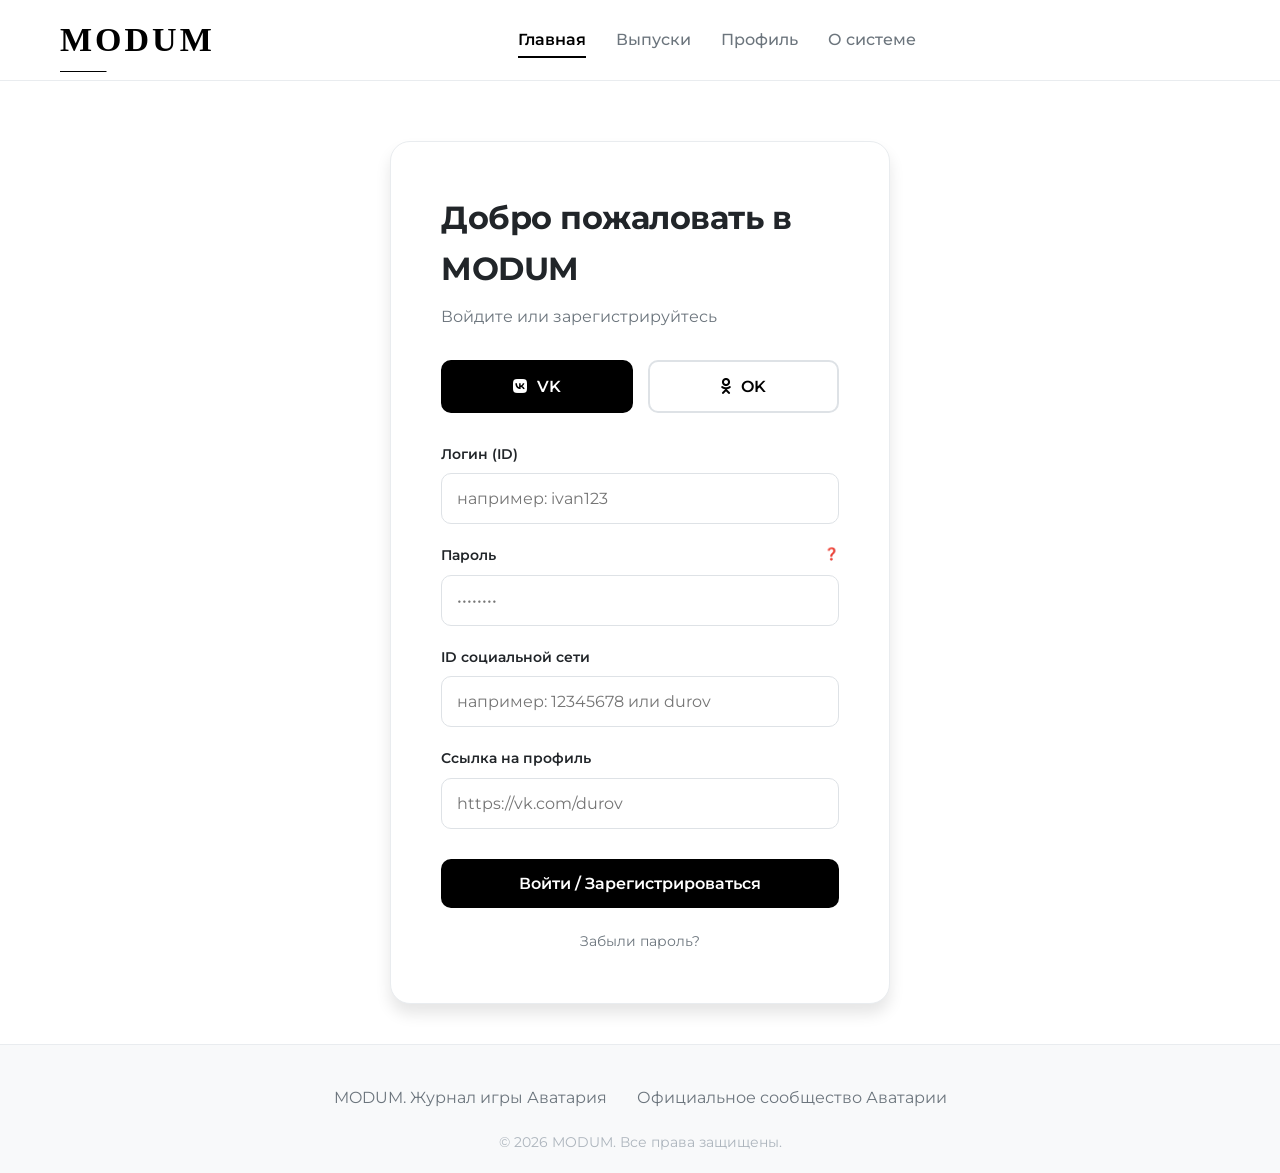
<file: index.html>
<!DOCTYPE html>
<html lang="ru">
<head>
    <meta charset="UTF-8">
    <meta name="viewport" content="width=device-width, initial-scale=1.0">
    <title>MODUM — главная</title>
    <link rel="preconnect" href="https://fonts.googleapis.com">
    <link rel="preconnect" href="https://fonts.gstatic.com" crossorigin>
    <link href="https://fonts.googleapis.com/css2?family=Montserrat:wght@300;400;500;600;700;800&display=swap" rel="stylesheet">
    <link rel="stylesheet" href="https://cdnjs.cloudflare.com/ajax/libs/font-awesome/6.0.0/css/all.min.css">
    <link rel="stylesheet" href="css/style.css">
</head>
<body>
    <div class="wrapper">
        <header class="header">
            <div class="container">
                <div class="header__inner">
                    <a href="index.html" class="logo">MODUM</a>
                    <nav class="nav">
                        <a href="index.html" class="nav__link active">Главная</a>
                        <a href="editions.html" class="nav__link">Выпуски</a>
                        <a href="profile.html" class="nav__link">Профиль</a>
                        <a href="about.html" class="nav__link">О системе</a>
                        <a href="admin.html" class="nav__link" id="adminLink" style="display: none;">Админка</a>
                    </nav>
                    <div class="user-info" id="userInfo"></div>
                </div>
            </div>
        </header>

        <main class="main">
            <div class="container">
                <!-- Блок авторизации -->
                <section class="auth-section" id="authSection">
                    <div class="auth-card">
                        <h1 class="auth-card__title">Добро пожаловать в MODUM</h1>
                        <p class="auth-card__subtitle">Войдите или зарегистрируйтесь</p>
                        
                        <div class="social-selector">
                            <button class="social-btn vk-btn active" id="selectVk"><i class="fab fa-vk"></i> VK</button>
                            <button class="social-btn ok-btn" id="selectOk"><i class="fab fa-odnoklassniki"></i> OK</button>
                        </div>
                        
                        <form class="auth-form" id="authForm">
                            <input type="hidden" id="socialType" value="vk">
                            <div class="form-group">
                                <label class="form-label">Логин (ID)</label>
                                <input type="text" class="form-input" id="login" placeholder="например: ivan123" required>
                            </div>
                            <div class="form-group">
                                <label class="form-label">Пароль</label>
                                <input type="password" class="form-input" id="password" placeholder="••••••••" required>
                                <span class="password-hint" data-tooltip="Пароль можно получить в группе VK">❓</span>
                            </div>
                            <div class="form-group">
                                <label class="form-label">ID социальной сети</label>
                                <input type="text" class="form-input" id="socialId" placeholder="например: 12345678 или durov" required>
                            </div>
                            <div class="form-group">
                                <label class="form-label">Ссылка на профиль</label>
                                <input type="url" class="form-input" id="profileLink" placeholder="https://vk.com/durov" required>
                            </div>
                            <button type="submit" class="auth-btn">Войти / Зарегистрироваться</button>
                        </form>
                        
                        <div class="auth-links">
                            <a href="#" class="forgot-password">Забыли пароль?</a>
                        </div>
                    </div>
                </section>

                <!-- Свежие выпуски (для авторизованных) -->
                <section class="featured-section" id="featuredSection" style="display: none;">
                    <div class="section-header">
                        <h2 class="section-title">Свежие выпуски</h2>
                        <a href="editions.html" class="section-link">Все выпуски →</a>
                    </div>
                    <div class="editions-grid" id="latestEditions">
                        <!-- Скелетоны будут показаны через JS -->
                    </div>
                </section>

                <!-- Рейтинг (для авторизованных) -->
                <section class="rating-section" id="ratingSection" style="display: none;">
                    <div class="section-header">
                        <h2 class="section-title">Рейтинг читателей</h2>
                    </div>
                    <div class="rating-list" id="homeRating"></div>
                </section>
            </div>
        </main>

        <footer class="footer">
            <div class="container">
                <div class="footer__links">
                    <a href="https://vk.com/modumava" class="footer__link" target="_blank">MODUM. Журнал игры Аватария</a>
                    <a href="https://vk.com/avataryaclub" class="footer__link" target="_blank">Официальное сообщество Аватарии</a>
                </div>
                <div class="footer__copyright">© 2026 MODUM. Все права защищены.</div>
            </div>
        </footer>
    </div>

    <script src="js/config.js"></script>
    <script src="js/google-api.js"></script>
    <script src="js/utils.js"></script>
    <script src="js/profanity.js"></script>
    <script src="js/api.js"></script>
    <script src="js/auth.js"></script>
    <script>
        document.addEventListener('DOMContentLoaded', () => {
            document.getElementById('selectVk').addEventListener('click', () => {
                document.getElementById('socialType').value = 'vk';
                document.getElementById('selectVk').classList.add('active');
                document.getElementById('selectOk').classList.remove('active');
            });
            document.getElementById('selectOk').addEventListener('click', () => {
                document.getElementById('socialType').value = 'ok';
                document.getElementById('selectOk').classList.add('active');
                document.getElementById('selectVk').classList.remove('active');
            });
            
            if (typeof initAuth === 'function') initAuth();
        });
    </script>
</body>
</html>
</file>
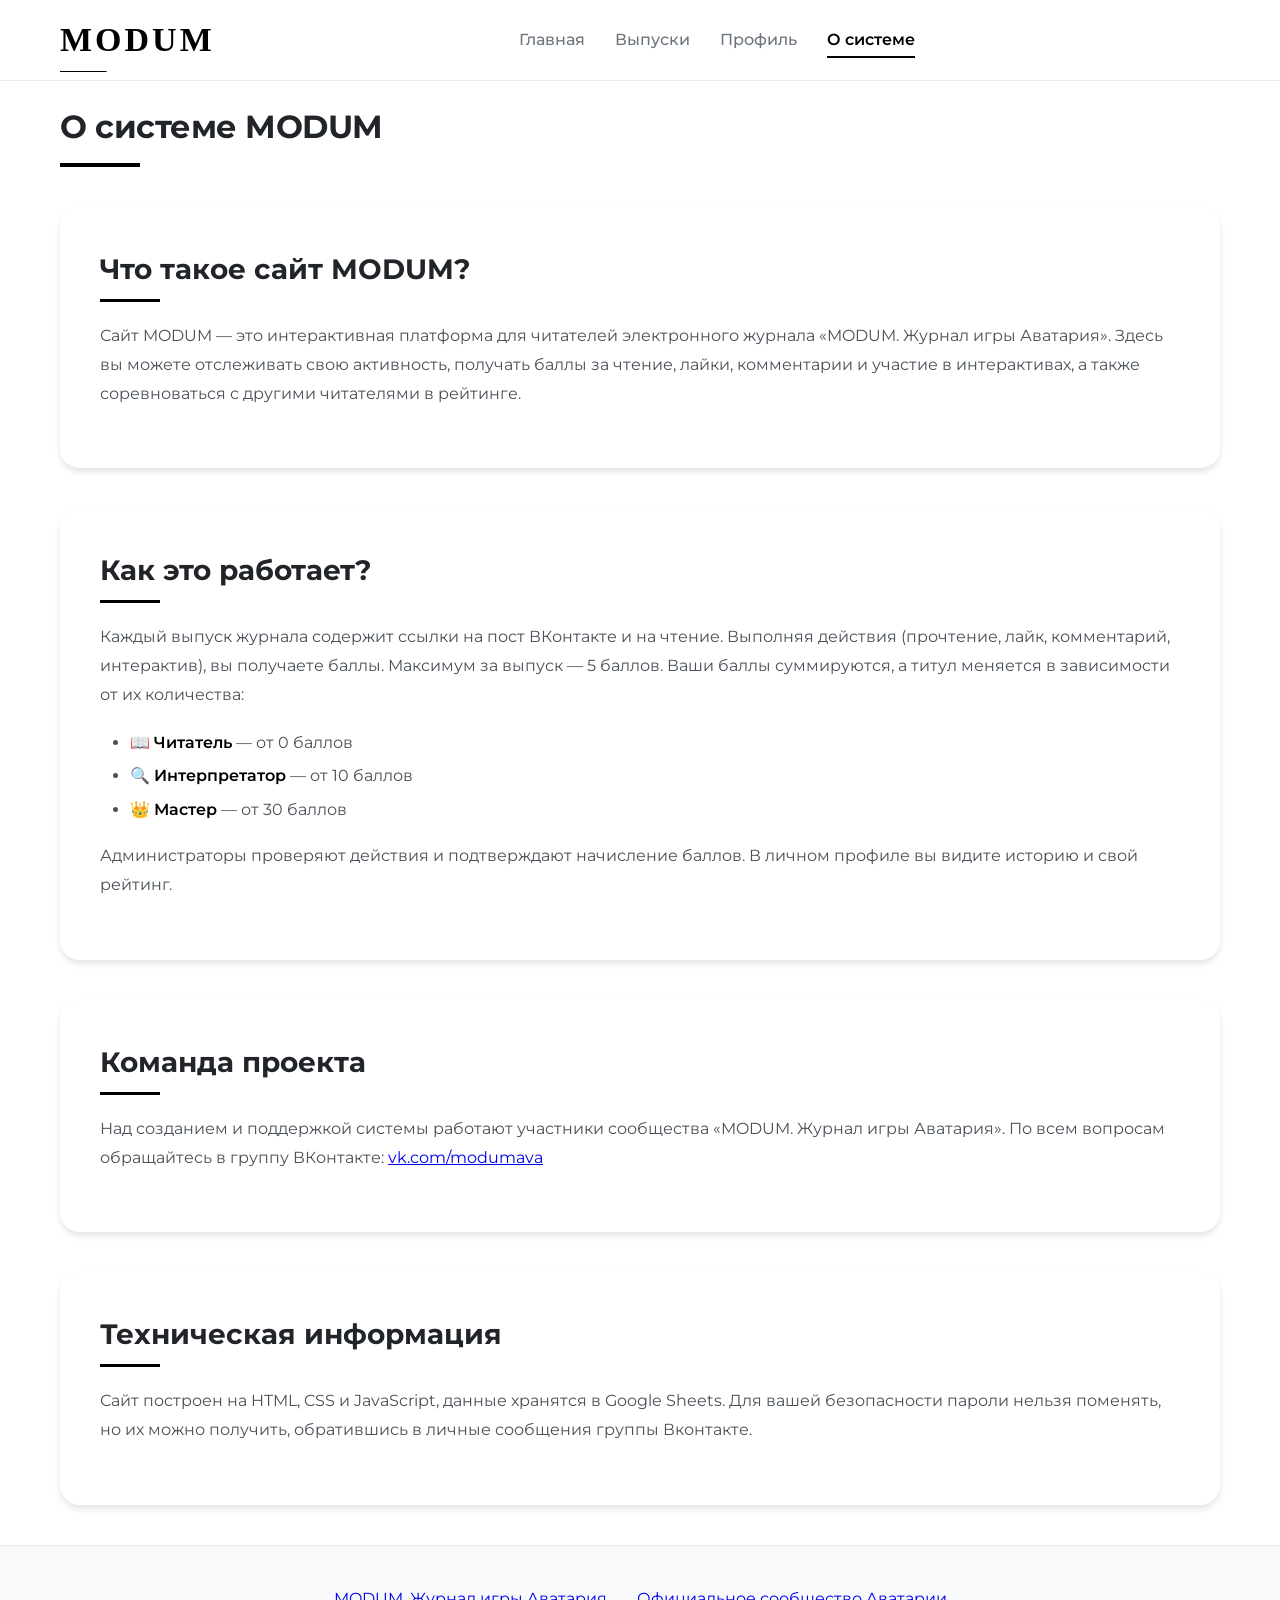
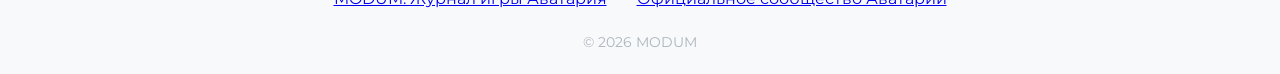
<file: about.html>
<!DOCTYPE html>
<html lang="ru">
<head>
    <meta charset="UTF-8">
    <meta name="viewport" content="width=device-width, initial-scale=1.0">
    <title>О системе — MODUM</title>
    <link rel="preconnect" href="https://fonts.googleapis.com">
    <link rel="preconnect" href="https://fonts.gstatic.com" crossorigin>
    <link href="https://fonts.googleapis.com/css2?family=Montserrat:wght@300;400;500;600;700;800&display=swap" rel="stylesheet">
    <link rel="stylesheet" href="https://cdnjs.cloudflare.com/ajax/libs/font-awesome/6.0.0/css/all.min.css">
    <link rel="stylesheet" href="css/style.css">
    <style>
        .about-section { background: white; border-radius: 20px; padding: 40px; margin: 40px 0; box-shadow: var(--shadow); }
        .about-section h2 { font-size: 28px; margin-bottom: 20px; position: relative; padding-bottom: 10px; }
        .about-section h2::after { content: ''; position: absolute; bottom: 0; left: 0; width: 60px; height: 3px; background: var(--black); }
        .about-section p { margin-bottom: 20px; line-height: 1.8; color: var(--gray-700); }
        .about-section ul { margin-left: 30px; margin-bottom: 20px; color: var(--gray-700); }
        .about-section li { margin-bottom: 8px; }
        .about-section .highlight { font-weight: 600; color: var(--black); }
    </style>
</head>
<body>
    <div class="wrapper">
        <header class="header">
            <div class="container">
                <div class="header__inner">
                    <a href="index.html" class="logo">MODUM</a>
                    <nav class="nav">
                        <a href="index.html" class="nav__link">Главная</a>
                        <a href="editions.html" class="nav__link">Выпуски</a>
                        <a href="profile.html" class="nav__link">Профиль</a>
                        <a href="about.html" class="nav__link active">О системе</a>
                        <a href="admin.html" class="nav__link" id="adminLink" style="display: none;">Админка</a>
                    </nav>
                    <div class="user-info" id="userInfo"></div>
                </div>
            </div>
        </header>

        <main class="main">
            <div class="container">
                <h1 class="section-title">О системе MODUM</h1>

                <div class="about-section">
                    <h2>Что такое сайт MODUM?</h2>
                    <p>
                        Сайт MODUM — это интерактивная платформа для читателей электронного журнала «MODUM. Журнал игры Аватария».
                        Здесь вы можете отслеживать свою активность, получать баллы за чтение, лайки, комментарии и участие в интерактивах,
                        а также соревноваться с другими читателями в рейтинге.
                    </p>
                </div>

                <div class="about-section">
                    <h2>Как это работает?</h2>
                    <p>
                        Каждый выпуск журнала содержит ссылки на пост ВКонтакте и на чтение. Выполняя действия (прочтение, лайк, комментарий, интерактив),
                        вы получаете баллы. Максимум за выпуск — 5 баллов. Ваши баллы суммируются, а титул меняется в зависимости от их количества:
                    </p>
                    <ul>
                        <li><span class="highlight">📖 Читатель</span> — от 0 баллов</li>
                        <li><span class="highlight">🔍 Интерпретатор</span> — от 10 баллов</li>
                        <li><span class="highlight">👑 Мастер</span> — от 30 баллов</li>
                    </ul>
                    <p>
                        Администраторы проверяют действия и подтверждают начисление баллов. В личном профиле вы видите историю и свой рейтинг.
                    </p>
                </div>

                <div class="about-section">
                    <h2>Команда проекта</h2>
                    <p>
                        Над созданием и поддержкой системы работают участники сообщества «MODUM. Журнал игры Аватария».
                        По всем вопросам обращайтесь в группу ВКонтакте: <a href="https://vk.com/modumava" target="_blank">vk.com/modumava</a>
                    </p>
                </div>

                <div class="about-section">
                    <h2>Техническая информация</h2>
                    <p>
                        Сайт построен на HTML, CSS и JavaScript, данные хранятся в Google Sheets. Для вашей безопасности пароли нельзя поменять, но их можно получить, обратившись в личные сообщения группы Вконтакте.
                    </p>
                </div>
            </div>
        </main>

        <footer class="footer">
            <div class="container">
                <div class="footer__links">
                    <a href="https://vk.com/modumava" target="_blank">MODUM. Журнал игры Аватария</a>
                    <a href="https://vk.com/avataryaclub" target="_blank">Официальное сообщество Аватарии</a>
                </div>
                <div class="footer__copyright">© 2026 MODUM</div>
            </div>
        </footer>
    </div>

    <script src="js/config.js"></script>
    <script src="js/google-api.js"></script>
    <script src="js/utils.js"></script>
    <script src="js/profanity.js"></script>
    <script src="js/api.js"></script>
    <script src="js/auth.js"></script>
    <script>
        document.addEventListener('DOMContentLoaded', updateHeader);
    </script>
</body>
</html>
</file>
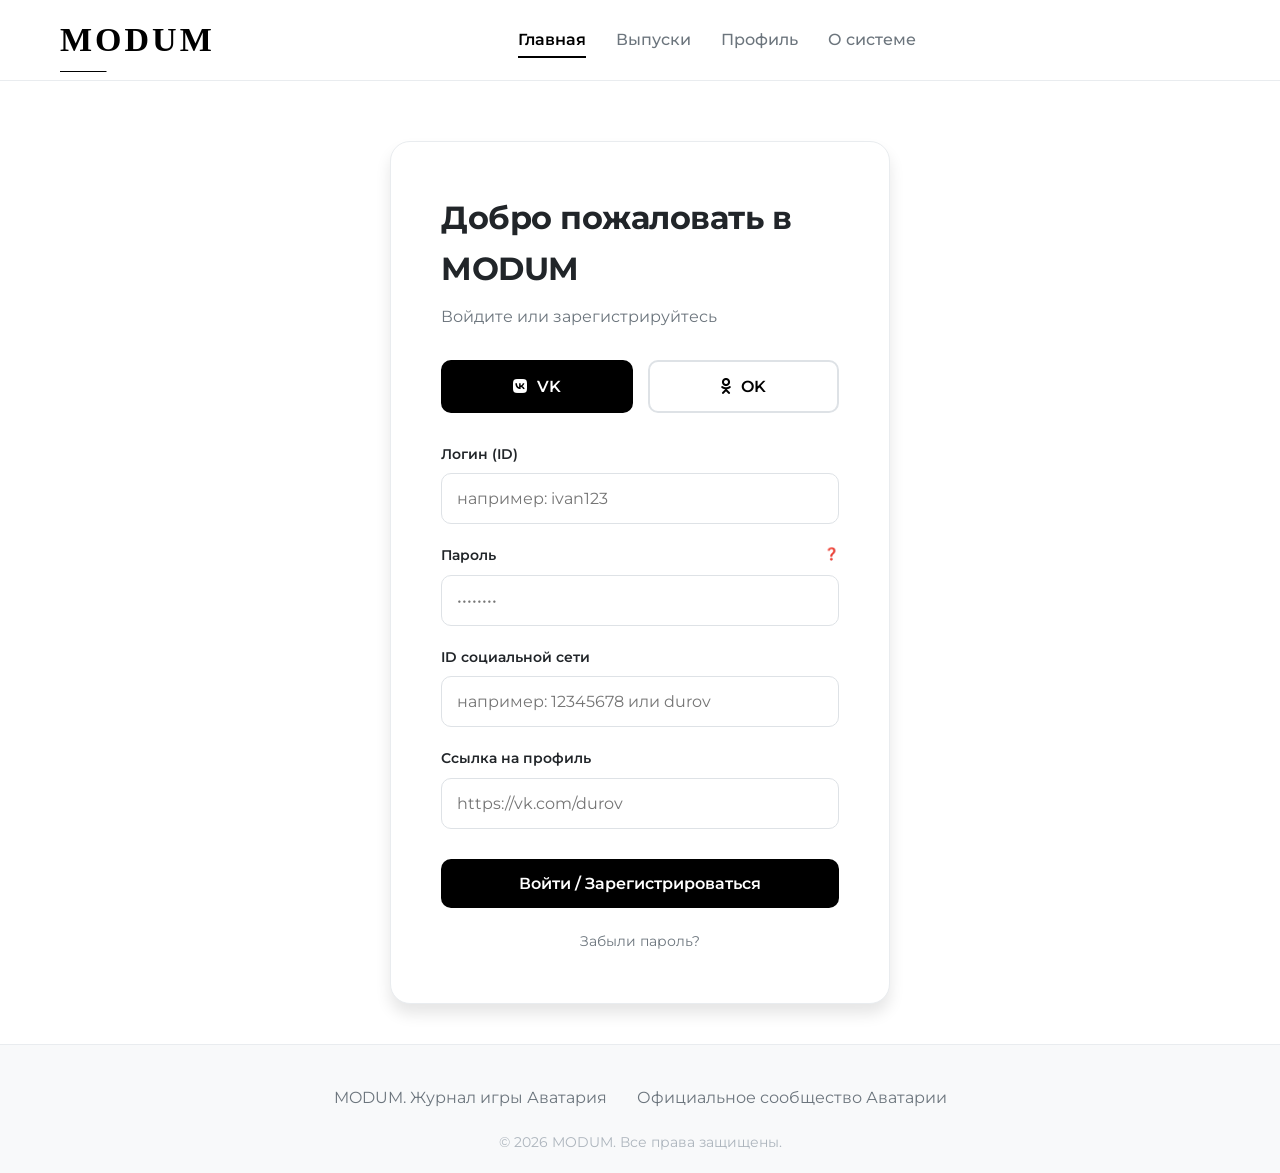
<file: admin.html>
<!DOCTYPE html>
<html lang="ru">
<head>
    <meta charset="UTF-8">
    <meta name="viewport" content="width=device-width, initial-scale=1.0">
    <title>Панель управления — MODUM</title>
    
    <link rel="preconnect" href="https://fonts.googleapis.com">
    <link rel="preconnect" href="https://fonts.gstatic.com" crossorigin>
    <link href="https://fonts.googleapis.com/css2?family=Montserrat:wght@300;400;500;600;700;800&display=swap" rel="stylesheet">
    <link rel="stylesheet" href="https://cdnjs.cloudflare.com/ajax/libs/font-awesome/6.0.0/css/all.min.css">
    <link rel="stylesheet" href="css/style.css">
    
    <style>
        .admin-container { padding: 40px 0; }
        .admin-header { display: flex; justify-content: space-between; align-items: center; margin-bottom: 40px; }
        .admin-tabs { display: flex; gap: 10px; margin-bottom: 30px; border-bottom: 1px solid var(--gray-200); padding-bottom: 10px; flex-wrap: wrap; }
        .admin-tab { padding: 12px 25px; background: none; border: none; font-family: 'Montserrat', sans-serif; font-weight: 600; font-size: 16px; cursor: pointer; color: var(--gray-600); transition: var(--transition); position: relative; }
        .admin-tab:hover { color: var(--black); }
        .admin-tab.active { color: var(--black); }
        .admin-tab.active::after { content: ''; position: absolute; bottom: -11px; left: 0; width: 100%; height: 3px; background: var(--black); }
        .admin-section { background: white; border-radius: 20px; padding: 30px; margin-bottom: 30px; box-shadow: var(--shadow); }
        .section-title { font-size: 24px; font-weight: 700; margin-bottom: 25px; position: relative; padding-bottom: 10px; }
        .section-title::after { content: ''; position: absolute; bottom: 0; left: 0; width: 50px; height: 3px; background: var(--black); }
        .form-group { margin-bottom: 25px; }
        .form-label { display: block; font-weight: 600; margin-bottom: 8px; font-size: 14px; color: var(--gray-700); }
        .form-input, .form-textarea, .form-select { width: 100%; padding: 12px 15px; border: 1px solid var(--gray-300); border-radius: 8px; font-family: 'Montserrat', sans-serif; font-size: 15px; transition: var(--transition); }
        .form-input:focus, .form-textarea:focus, .form-select:focus { outline: none; border-color: var(--black); }
        .form-textarea { min-height: 100px; resize: vertical; }
        .form-row { display: grid; grid-template-columns: 1fr 1fr; gap: 20px; }
        .form-actions { display: flex; gap: 15px; margin-top: 30px; flex-wrap: wrap; }
        .btn-primary { padding: 12px 25px; background: var(--black); color: white; border: none; border-radius: 8px; font-family: 'Montserrat', sans-serif; font-weight: 600; font-size: 15px; cursor: pointer; transition: var(--transition); }
        .btn-primary:hover { background: var(--gray-800); }
        .btn-secondary { padding: 12px 25px; background: var(--gray-200); color: var(--gray-800); border: none; border-radius: 8px; font-family: 'Montserrat', sans-serif; font-weight: 600; font-size: 15px; cursor: pointer; transition: var(--transition); }
        .btn-secondary:hover { background: var(--gray-300); }
        .btn-warning { background: #ff9800; color: white; }
        .btn-warning:hover { background: #f57c00; }
        .btn-danger { background: #f44336; color: white; }
        .btn-danger:hover { background: #d32f2f; }
        .editions-list, .actions-list, .users-list { display: grid; gap: 15px; }
        .edition-item, .action-item, .user-item { background: var(--gray-100); border-radius: 10px; padding: 20px; display: flex; justify-content: space-between; align-items: center; flex-wrap: wrap; gap: 15px; }
        .edition-info, .user-info { flex: 1; min-width: 250px; }
        .edition-title { font-weight: 700; margin-bottom: 5px; font-size: 16px; }
        .edition-meta { font-size: 14px; color: var(--gray-600); display: flex; gap: 20px; flex-wrap: wrap; }
        .status-badge { padding: 4px 12px; border-radius: 20px; font-size: 12px; font-weight: 600; display: inline-block; }
        .status-active { background: #28a745; color: white; }
        .status-past { background: var(--gray-600); color: white; }
        .edit-btn, .delete-btn, .balance-btn { padding: 8px 15px; border: none; border-radius: 5px; cursor: pointer; margin-left: 8px; font-size: 13px; }
        .edit-btn { background: var(--black); color: white; }
        .delete-btn { background: #dc3545; color: white; }
        .balance-btn { background: #ff9800; color: white; }
        .action-type { padding: 4px 12px; background: var(--black); color: white; border-radius: 20px; font-size: 12px; display: inline-block; }
        .approve-btn { background: #28a745; color: white; border: none; padding: 8px 15px; border-radius: 5px; cursor: pointer; margin-right: 5px; }
        .reject-btn { background: #dc3545; color: white; border: none; padding: 8px 15px; border-radius: 5px; cursor: pointer; }
        .search-box { display: flex; gap: 10px; margin-bottom: 20px; flex-wrap: wrap; }
        .search-input { flex: 1; min-width: 250px; padding: 12px 15px; border: 1px solid var(--gray-300); border-radius: 8px; font-family: 'Montserrat', sans-serif; }
        .tab-content { display: none; }
        .tab-content.active { display: block; }
        .balance-edit { display: flex; gap: 10px; margin-top: 10px; flex-wrap: wrap; }
        .balance-input { width: 100px; padding: 8px; border: 1px solid var(--gray-300); border-radius: 5px; font-family: 'Montserrat', sans-serif; }
        .user-balance-display { font-weight: 700; color: var(--black); background: white; padding: 4px 12px; border-radius: 20px; display: inline-block; }
        .stats-grid { display: grid; grid-template-columns: repeat(auto-fit, minmax(200px, 1fr)); gap: 20px; margin-bottom: 30px; }
        .stat-card { background: var(--gray-100); border-radius: 12px; padding: 20px; text-align: center; }
        .stat-number { font-size: 32px; font-weight: 800; color: var(--black); }
        .stat-label { font-size: 14px; color: var(--gray-600); }
    </style>
</head>
<body>
    <div class="wrapper">
        <header class="header">
            <div class="container">
                <div class="header__inner">
                    <a href="index.html" class="logo">MODUM</a>
                    <nav class="nav">
                        <a href="index.html" class="nav__link">Главная</a>
                        <a href="editions.html" class="nav__link">Выпуски</a>
                        <a href="profile.html" class="nav__link">Профиль</a>
                        <a href="admin.html" class="nav__link active">Админка</a>
                    </nav>
                    <div class="user-info" id="userInfo"></div>
                </div>
            </div>
        </header>

        <main class="main">
            <div class="container">
                <div class="admin-container">
                    <div class="admin-header">
                        <h1 class="section-title">Панель управления</h1>
                        <div id="adminStats" class="stats-grid"></div>
                    </div>
                    
                    <div class="admin-tabs">
                        <button class="admin-tab active" onclick="switchTab('editions')">📰 Выпуски</button>
                        <button class="admin-tab" onclick="switchTab('actions')">✓ Проверка действий</button>
                        <button class="admin-tab" onclick="switchTab('users')">👥 Пользователи</button>
                        <button class="admin-tab" onclick="switchTab('balance')">💰 Управление баллами</button>
                    </div>
                    
                    <!-- Вкладка Выпуски -->
                    <div class="tab-content active" id="tab-editions">
                        <div class="admin-section">
                            <h2 class="section-title">Добавить новый выпуск</h2>
                            <form id="editionForm">
                                <div class="form-group">
                                    <label class="form-label">Название выпуска</label>
                                    <input type="text" class="form-input" id="title" placeholder="Например: Зимний выпуск 2026" required>
                                </div>
                                <div class="form-group">
                                    <label class="form-label">Описание</label>
                                    <textarea class="form-textarea" id="desc" placeholder="Краткое описание" required></textarea>
                                </div>
                                <div class="form-row">
                                    <div class="form-group">
                                        <label class="form-label">Дата выпуска</label>
                                        <input type="date" class="form-input" id="date" required>
                                    </div>
                                    <div class="form-group">
                                        <label class="form-label">Статус</label>
                                        <select class="form-select" id="status">
                                            <option value="active">Активен</option>
                                            <option value="past">Завершён</option>
                                        </select>
                                    </div>
                                </div>
                                <div class="form-group">
                                    <label class="form-label">Ссылка на пост VK</label>
                                    <input type="url" class="form-input" id="vkPost" placeholder="https://vk.com/wall-123456_1">
                                </div>
                                <div class="form-group">
                                    <label class="form-label">Ссылка на чтение</label>
                                    <input type="url" class="form-input" id="readLink" placeholder="https://example.com/read">
                                </div>
                                <div class="form-group">
                                    <label class="form-label">Обложка (URL)</label>
                                    <input type="url" class="form-input" id="cover" placeholder="https://example.com/image.jpg">
                                </div>
                                <div class="form-group">
                                    <label class="form-label">Интерактив (название)</label>
                                    <input type="text" class="form-input" id="interactiveTitle" placeholder="Например: Новогодний квиз">
                                </div>
                                <div class="form-group">
                                    <label class="form-label">Интерактив (описание)</label>
                                    <textarea class="form-textarea" id="interactiveDesc" placeholder="Описание"></textarea>
                                </div>
                                <div class="form-group">
                                    <label class="form-label">Ссылка на интерактив</label>
                                    <input type="url" class="form-input" id="interactiveLink" placeholder="https://example.com/form">
                                </div>
                                <div class="form-actions">
                                    <button type="submit" class="btn-primary"><i class="fas fa-plus"></i> Создать</button>
                                    <button type="button" class="btn-secondary" onclick="clearForm()">Очистить</button>
                                </div>
                            </form>
                        </div>
                        <div class="admin-section">
                            <h2 class="section-title">Все выпуски</h2>
                            <div class="editions-list" id="editionsList"></div>
                        </div>
                    </div>
                    
                    <!-- Вкладка Проверка действий -->
                    <div class="tab-content" id="tab-actions">
                        <div class="admin-section">
                            <h2 class="section-title">Действия на проверке</h2>
                            <div class="actions-list" id="pendingActions"></div>
                        </div>
                        <div class="admin-section">
                            <h2 class="section-title">Последние подтверждённые</h2>
                            <div class="actions-list" id="approvedActions"></div>
                        </div>
                    </div>
                    
                    <!-- Вкладка Пользователи -->
                    <div class="tab-content" id="tab-users">
                        <div class="admin-section">
                            <h2 class="section-title">Поиск пользователей</h2>
                            <div class="search-box">
                                <input type="text" class="search-input" id="searchInput" placeholder="Введите логин, VK ID или OK ID">
                                <button class="btn-primary" onclick="searchUsers()">Найти</button>
                                <button class="btn-secondary" onclick="clearSearch()">Сброс</button>
                            </div>
                            <div class="users-list" id="searchResults"></div>
                        </div>
                        <div class="admin-section">
                            <h2 class="section-title">Рейтинг пользователей (без админов)</h2>
                            <div class="users-list" id="usersRating"></div>
                        </div>
                        <div class="admin-section">
                            <h2 class="section-title">Пароли пользователей</h2>
                            <p class="form-label">Администратор видит пароли для восстановления</p>
                            <div class="users-list" id="usersPasswords"></div>
                        </div>
                    </div>
                    
                    <!-- Вкладка Управление баллами -->
                    <div class="tab-content" id="tab-balance">
                        <div class="admin-section">
                            <h2 class="section-title">Редактирование баллов</h2>
                            <p class="form-label">Выберите пользователя для изменения баланса</p>
                            <div class="search-box">
                                <input type="text" class="search-input" id="balanceSearch" placeholder="Поиск пользователя...">
                                <button class="btn-primary" onclick="searchBalanceUsers()">Найти</button>
                            </div>
                            <div class="users-list" id="balanceUsersList"></div>
                        </div>
                        <div class="admin-section">
                            <h2 class="section-title">Статистика баллов</h2>
                            <div class="stats-grid" id="balanceStats">
                                <div class="stat-card"><div class="stat-number" id="totalPoints">0</div><div class="stat-label">Всего баллов</div></div>
                                <div class="stat-card"><div class="stat-number" id="avgPoints">0</div><div class="stat-label">Средний</div></div>
                                <div class="stat-card"><div class="stat-number" id="maxPoints">0</div><div class="stat-label">Максимум</div></div>
                                <div class="stat-card"><div class="stat-number" id="usersCount">0</div><div class="stat-label">Пользователей</div></div>
                            </div>
                        </div>
                    </div>
                </div>
            </div>
        </main>

        <footer class="footer">
            <div class="container">
                <div class="footer__links">
                    <a href="https://vk.com/modumava" target="_blank">MODUM. Журнал игры Аватария</a>
                    <a href="https://vk.com/avataryaclub" target="_blank">Официальное сообщество Аватарии</a>
                </div>
                <div class="footer__copyright">© 2026 MODUM</div>
            </div>
        </footer>
    </div>

    <script src="js/config.js"></script>
    <script src="js/google-api.js"></script>
    <script src="js/utils.js"></script>
    <script src="js/profanity.js"></script>
    <script src="js/api.js"></script>
    <script src="js/auth.js"></script>
    <script src="js/admin.js"></script>
</body>
</html>
</file>
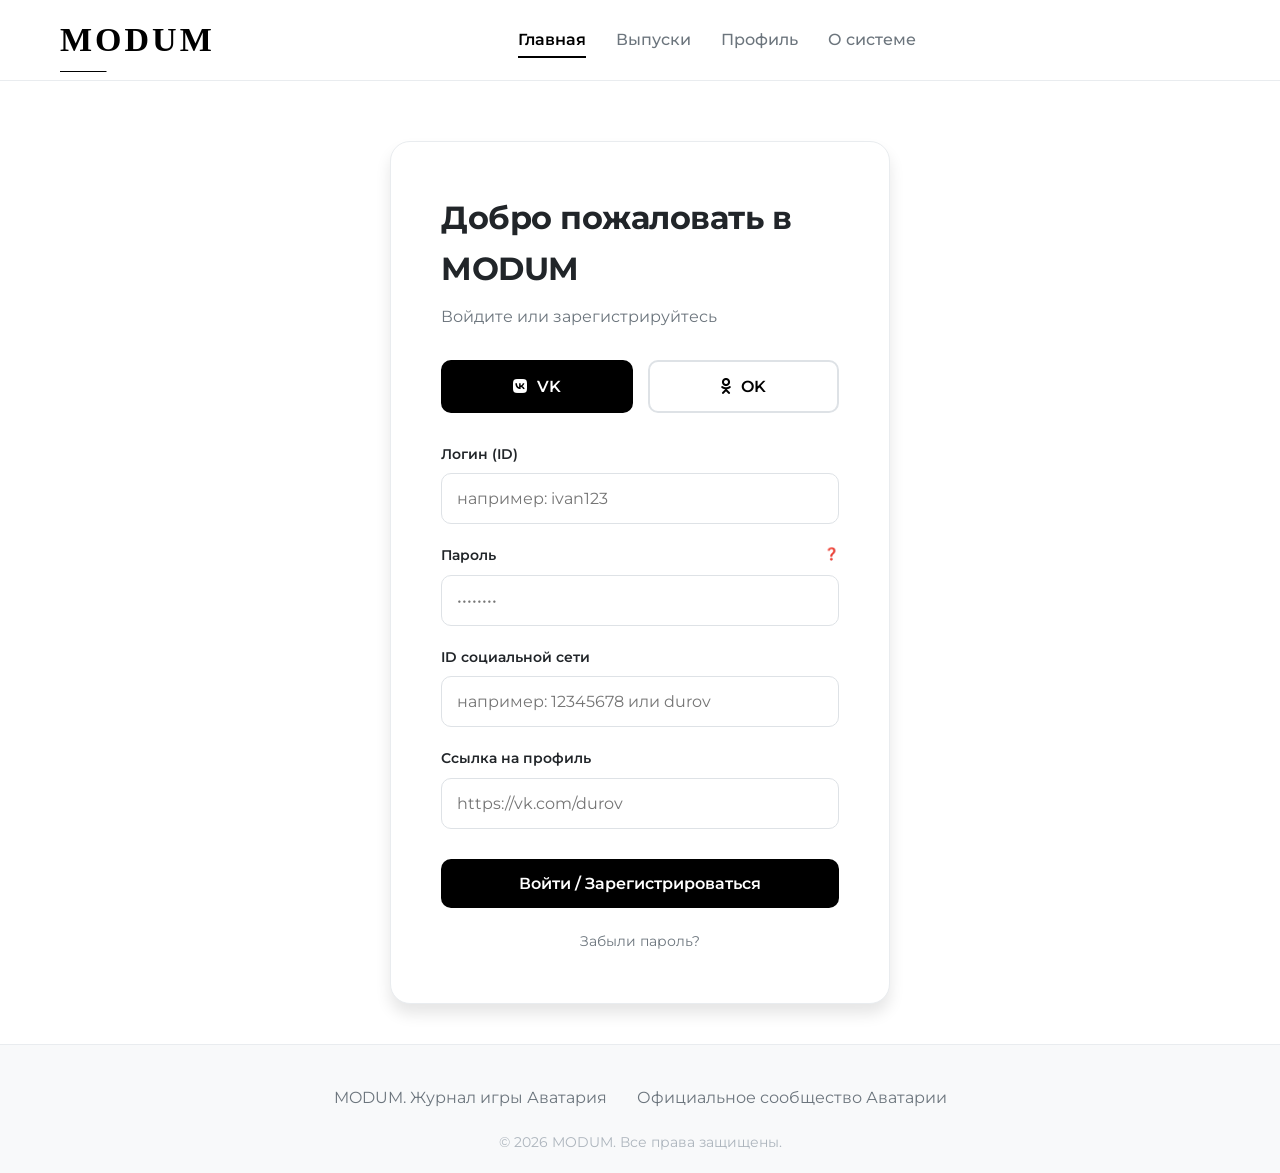
<file: edition.html>
<!DOCTYPE html>
<html lang="ru">
<head>
    <meta charset="UTF-8">
    <meta name="viewport" content="width=device-width, initial-scale=1.0">
    <title>Выпуск — MODUM</title>
    <link rel="preconnect" href="https://fonts.googleapis.com">
    <link rel="preconnect" href="https://fonts.gstatic.com" crossorigin>
    <link href="https://fonts.googleapis.com/css2?family=Montserrat:wght@300;400;500;600;700;800&display=swap" rel="stylesheet">
    <link rel="stylesheet" href="https://cdnjs.cloudflare.com/ajax/libs/font-awesome/6.0.0/css/all.min.css">
    <link rel="stylesheet" href="css/style.css">
</head>
<body>
    <div class="wrapper">
        <header class="header">
            <div class="container">
                <div class="header__inner">
                    <a href="index.html" class="logo">MODUM</a>
                    <nav class="nav">
                        <a href="index.html" class="nav__link">Главная</a>
                        <a href="editions.html" class="nav__link">Выпуски</a>
                        <a href="profile.html" class="nav__link">Профиль</a>
                        <a href="admin.html" class="nav__link" id="adminLink" style="display: none;">Админка</a>
                    </nav>
                    <div class="user-info" id="userInfo"></div>
                </div>
            </div>
        </header>

        <main class="main">
            <div class="container">
                <div class="edition-page" id="editionPage">
                    <div class="loading-skeleton">
                        <div class="skeleton-cover"></div>
                        <div class="skeleton-title"></div>
                        <div class="skeleton-text"></div>
                        <div class="skeleton-text"></div>
                    </div>
                </div>
            </div>
        </main>

        <footer class="footer">
            <div class="container">
                <div class="footer__links">
                    <a href="https://vk.com/modumava" target="_blank">MODUM. Журнал игры Аватария</a>
                    <a href="https://vk.com/avataryaclub" target="_blank">Официальное сообщество Аватарии</a>
                </div>
                <div class="footer__copyright">© 2026 MODUM</div>
            </div>
        </footer>
    </div>

    <script src="js/config.js"></script>
    <script src="js/google-api.js"></script>
    <script src="js/utils.js"></script>
    <script src="js/api.js"></script>
    <script src="js/auth.js"></script>
    <script>
        document.addEventListener('DOMContentLoaded', async () => {
            updateHeader();
            if (!isAuthenticated()) window.location.href = 'index.html';
            const urlParams = new URLSearchParams(window.location.search);
            const editionId = urlParams.get('id');
            if (!editionId) window.location.href = 'editions.html';
            await loadEdition(editionId);
        });
function pluralize(number, words) {
    const cases = [2, 0, 1, 1, 1, 2];
    const index = (number % 100 > 4 && number % 100 < 20) ? 2 : cases[Math.min(number % 10, 5)];
    return words[index];
}

        async function loadEdition(editionId) {
            showLoading();
            try {
                const editionRes = await api.getEdition(editionId);
                if (!editionRes.success) {
                    document.getElementById('editionPage').innerHTML = '<h2 style="text-align:center; margin-top:50px;">Выпуск не найден</h2>';
                    return;
                }
                const edition = editionRes.edition;
                const user = getCurrentUser();
                const actionsRes = await api.getUserActions(user.id, 'approved');
                const actions = actionsRes.success ? actionsRes.actions : [];
                const editionActions = actions.filter(a => a.editionId == editionId);

                const hasRead = editionActions.some(a => a.type === 'read');
                const hasLike = editionActions.some(a => a.type === 'like');
                const hasComment = editionActions.some(a => a.type === 'comment');
                const hasInteractive = editionActions.some(a => a.type === 'interactive');

                const totalPoints = editionActions.reduce((s, a) => s + a.points, 0);
                const isActive = edition.status === 'active';

                const coverHtml = edition.cover 
                    ? `<div class="edition-cover-large" style="background-image: url('${edition.cover}');"></div>`
                    : `<div class="edition-cover-large default">MODUM</div>`;

                const html = `
                    <div class="edition-hero">
                        ${coverHtml}
                        <div class="edition-meta">
                            <span><i class="far fa-calendar"></i> ${formatDate(edition.date)}</span>
                            <span><i class="fas ${isActive ? 'fa-circle' : 'fa-clock'}"></i> ${isActive ? 'Активен' : 'Завершён'}</span>
                        </div>
                        <h1 class="edition-title">${edition.title}</h1>
                        <p class="edition-description">${edition.description}</p>
                        <div class="edition-links">
                            <a href="${edition.readLink}" class="edition-link" target="_blank"><i class="fas fa-book-open"></i> Читать</a>
                            <a href="${edition.vkPost}" class="edition-link" target="_blank"><i class="fab fa-vk"></i> Открыть в VK</a>
                        </div>
                    </div>
                    <div class="actions-section">
                        <h2 class="section-title">Получите баллы</h2>
                        <div class="actions-grid">
                            <div class="action-card">
                                <div class="action-card__icon">📖</div>
                                <h3 class="action-card__title">Прочтение</h3>
                                <p class="action-card__points">+1 балл</p>
                                <button class="action-btn ${hasRead ? 'completed' : ''}" onclick="doAction('read')" ${!isActive || hasRead ? 'disabled' : ''}>${hasRead ? '✓ Выполнено' : 'Отметить прочитанным'}</button>
                            </div>
                            <div class="action-card">
                                <div class="action-card__icon">👍</div>
                                <h3 class="action-card__title">Лайк</h3>
                                <p class="action-card__points">+1 балл</p>
                                <button class="action-btn ${hasLike ? 'completed' : ''}" onclick="doAction('like')" ${!isActive || hasLike ? 'disabled' : ''}>${hasLike ? '✓ Выполнено' : 'Поставить лайк'}</button>
                            </div>
                            <div class="action-card">
                                <div class="action-card__icon">💬</div>
                                <h3 class="action-card__title">Комментарий</h3>
                                <p class="action-card__points">+1 балл</p>
                                <button class="action-btn ${hasComment ? 'completed' : ''}" onclick="doAction('comment')" ${!isActive || hasComment ? 'disabled' : ''}>${hasComment ? '✓ Выполнено' : 'Написать комментарий'}</button>
                            </div>
                            <div class="action-card">
                                <div class="action-card__icon">🎮</div>
                                <h3 class="action-card__title">Интерактив</h3>
                                <p class="action-card__points">+2 балла</p>
                                <button class="action-btn ${hasInteractive ? 'completed' : ''}" onclick="doAction('interactive')" ${!isActive || hasInteractive ? 'disabled' : ''}>${hasInteractive ? '✓ Выполнено' : 'Участвовать'}</button>
                            </div>
                        </div>
                       <div class="total-points">Получено: <span class="highlight">${totalPoints} / ${CONFIG.points.maxPerEdition}</span> ${pluralize(totalPoints, ['балл', 'балла', 'баллов'])}</div>
                    </div>
                    ${edition.interactive && edition.interactive.title ? `
                    <div class="interactive-section">
                        <div class="interactive-header">
                            <h3 class="interactive-title">${edition.interactive.title}</h3>
                            <span class="interactive-points">+${edition.interactive.points} балла</span>
                        </div>
                        <p class="interactive-description">${edition.interactive.description}</p>
                        <div class="qr-container">
                            <div class="qr-placeholder"><i class="fas fa-qrcode"></i><p>QR-код</p></div>
                            <div class="qr-info">
                                <ol><li>Отсканируйте QR-код</li><li>Выполните задание</li><li>Дождитесь проверки</li></ol>
                                <button class="qr-btn" onclick="window.open('${edition.interactive.qrCode || '#'}', '_blank')">Открыть форму</button>
                            </div>
                        </div>
                    </div>
                    ` : ''}
                `;
                document.getElementById('editionPage').innerHTML = html;
            } catch (error) {
                console.error(error);
                document.getElementById('editionPage').innerHTML = '<h2 style="text-align:center; margin-top:50px;">Ошибка загрузки</h2>';
            } finally {
                hideLoading();
            }
        }

        async function doAction(type) {
            const user = getCurrentUser();
            const editionId = new URLSearchParams(window.location.search).get('id');
            const res = await api.addAction(user.id, editionId, type);
            if (res.success) {
                if (type === 'read') await api.markAsRead(user.id, editionId);
                showNotification('Действие зарегистрировано, ожидает проверки');
                await loadEdition(editionId);
            } else {
                showNotification('Ошибка', 'error');
            }
        }
    </script>
</body>
</html>
</file>
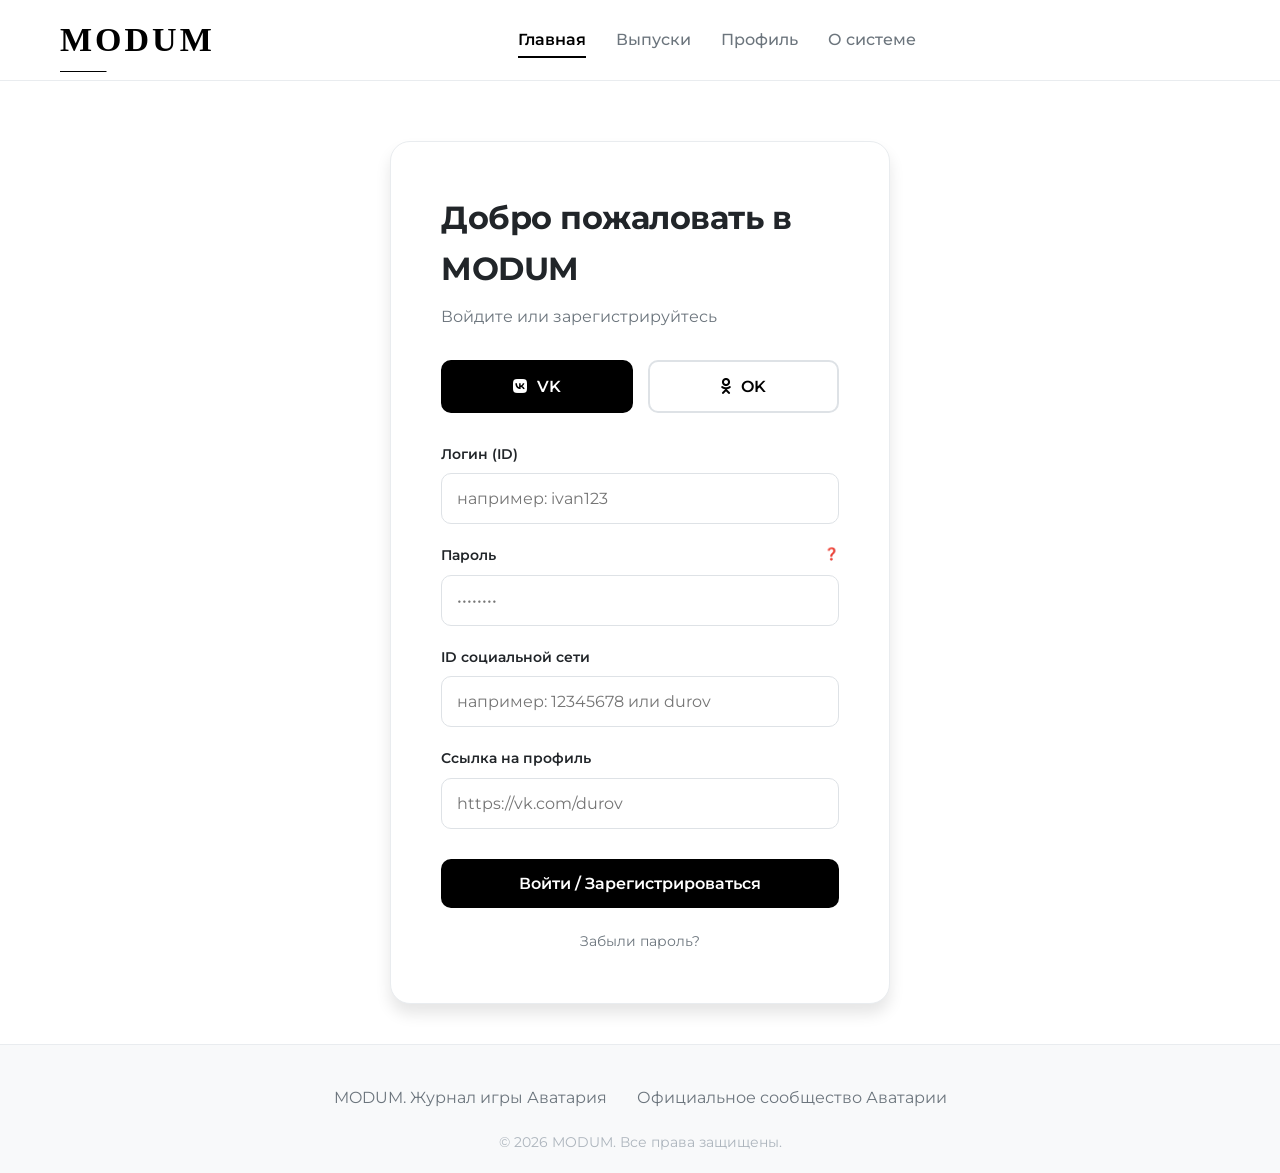
<file: editions.html>
<!DOCTYPE html>
<html lang="ru">
<head>
    <meta charset="UTF-8">
    <meta name="viewport" content="width=device-width, initial-scale=1.0">
    <title>Выпуски — MODUM</title>
    <link rel="preconnect" href="https://fonts.googleapis.com">
    <link rel="preconnect" href="https://fonts.gstatic.com" crossorigin>
    <link href="https://fonts.googleapis.com/css2?family=Montserrat:wght@300;400;500;600;700;800&display=swap" rel="stylesheet">
    <link rel="stylesheet" href="https://cdnjs.cloudflare.com/ajax/libs/font-awesome/6.0.0/css/all.min.css">
    <link rel="stylesheet" href="css/style.css">
    <style>
        .search-section { background: white; border-radius: 20px; padding: 30px; margin: 30px 0 40px; box-shadow: var(--shadow); }
        .search-form { display: flex; gap: 15px; flex-wrap: wrap; }
        .search-input { flex: 2; min-width: 250px; padding: 15px; border: 1px solid var(--gray-300); border-radius: 10px; font-family: 'Montserrat', sans-serif; font-size: 16px; }
        .search-select { flex: 1; min-width: 150px; padding: 15px; border: 1px solid var(--gray-300); border-radius: 10px; font-family: 'Montserrat', sans-serif; font-size: 16px; background: white; }
        .search-btn { padding: 15px 30px; background: var(--black); color: white; border: none; border-radius: 10px; font-weight: 600; cursor: pointer; transition: var(--transition); }
        .search-btn:hover { background: var(--gray-800); }
        .year-filters { display: flex; gap: 10px; margin-top: 20px; flex-wrap: wrap; }
        .year-btn { padding: 8px 20px; background: none; border: 1px solid var(--gray-300); border-radius: 30px; cursor: pointer; font-size: 14px; transition: var(--transition); }
        .year-btn:hover { background: var(--gray-100); }
        .year-btn.active { background: var(--black); color: white; border-color: var(--black); }
        .search-results-info { margin: 20px 0; font-size: 14px; color: var(--gray-600); }
    </style>
</head>
<body>
    <div class="wrapper">
        <header class="header">
            <div class="container">
                <div class="header__inner">
                    <a href="index.html" class="logo">MODUM</a>
                    <nav class="nav">
                        <a href="index.html" class="nav__link">Главная</a>
                        <a href="editions.html" class="nav__link active">Выпуски</a>
                        <a href="profile.html" class="nav__link">Профиль</a>
                        <a href="admin.html" class="nav__link" id="adminLink" style="display: none;">Админка</a>
                    </nav>
                    <div class="user-info" id="userInfo"></div>
                </div>
            </div>
        </header>

        <main class="main">
            <div class="container">
                <h1 class="section-title">Все выпуски</h1>

                <div class="search-section">
                    <h2 style="margin-bottom: 20px;">🔍 Поиск выпусков</h2>
                    <div class="search-form">
                        <input type="text" class="search-input" id="searchQuery" placeholder="Поиск по названию...">
                        <select class="search-select" id="searchYear">
                            <option value="all">Все годы</option>
                        </select>
                        <button class="search-btn" onclick="searchEditions()"><i class="fas fa-search"></i> Найти</button>
                        <button class="search-btn" style="background: var(--gray-600);" onclick="resetSearch()"><i class="fas fa-times"></i> Сброс</button>
                    </div>
                    <div class="year-filters">
                        <button class="year-btn active" onclick="filterByYear('all')">Все</button>
                    </div>
                    <div class="search-results-info" id="searchInfo"></div>
                </div>

                <section class="active-editions">
                    <h2 class="section-title">Активные выпуски</h2>
                    <div class="editions-grid" id="activeEditions">
                        <div class="skeleton-card"></div><div class="skeleton-card"></div><div class="skeleton-card"></div>
                    </div>
                </section>

                <section class="past-editions">
                    <h2 class="section-title">Прошлые выпуски</h2>
                    <div class="editions-grid" id="pastEditions">
                        <div class="skeleton-card"></div><div class="skeleton-card"></div><div class="skeleton-card"></div>
                    </div>
                </section>
            </div>
        </main>

        <footer class="footer">
            <div class="container">
                <div class="footer__links">
                    <a href="https://vk.com/modumava" target="_blank">MODUM. Журнал игры Аватария</a>
                    <a href="https://vk.com/avataryaclub" target="_blank">Официальное сообщество Аватарии</a>
                </div>
                <div class="footer__copyright">© 2026 MODUM</div>
            </div>
        </footer>
    </div>

    <script src="js/config.js"></script>
    <script src="js/google-api.js"></script>
    <script src="js/utils.js"></script>
    <script src="js/api.js"></script>
    <script src="js/auth.js"></script>
    <script>
        let allEditions = [];

        document.addEventListener('DOMContentLoaded', async () => {
            updateHeader();
            if (!isAuthenticated()) window.location.href = 'index.html';
            try {
                const res = await api.getEditions('all');
                if (res.success) allEditions = res.editions;
                populateYearFilters();
                await displayEditions(allEditions);
            } catch (error) {
                console.error(error);
                document.getElementById('activeEditions').innerHTML = '<p style="text-align:center; color:red;">Ошибка загрузки</p>';
                document.getElementById('pastEditions').innerHTML = '<p style="text-align:center; color:red;">Ошибка загрузки</p>';
            }
        });

        function populateYearFilters() {
            const yearsSet = new Set();
            allEditions.forEach(e => {
                if (e.date) {
                    const year = e.date.split('-')[0];
                    if (year) yearsSet.add(year);
                }
            });
            const years = Array.from(yearsSet).sort((a, b) => b - a);

            const yearSelect = document.getElementById('searchYear');
            yearSelect.innerHTML = '<option value="all">Все годы</option>';
            years.forEach(y => {
                const option = document.createElement('option');
                option.value = y;
                option.textContent = y;
                yearSelect.appendChild(option);
            });

            const yearFiltersDiv = document.querySelector('.year-filters');
            yearFiltersDiv.innerHTML = '<button class="year-btn active" onclick="filterByYear(\'all\')">Все</button>';
            years.forEach(y => {
                const btn = document.createElement('button');
                btn.className = 'year-btn';
                btn.setAttribute('onclick', `filterByYear('${y}')`);
                btn.textContent = y;
                yearFiltersDiv.appendChild(btn);
            });
        }

        async function displayEditions(editions) {
            const sorted = [...editions].sort((a,b) => new Date(b.date) - new Date(a.date));
            const active = sorted.filter(e => e.status === 'active');
            const past = sorted.filter(e => e.status === 'past');
            const user = getCurrentUser();
            document.getElementById('activeEditions').innerHTML = await renderEditions(active, user);
            document.getElementById('pastEditions').innerHTML = await renderEditions(past, user);
        }

        async function renderEditions(editions, user) {
            if (editions.length === 0) return '<p style="text-align:center;">Нет выпусков</p>';
            let html = '';
            for (let e of editions) {
                let isRead = false;
                if (user) {
                    const readRes = await api.isRead(user.id, e.id);
                    isRead = readRes.success ? readRes.read : false;
                }
                html += `
                    <div class="edition-card ${isRead ? '' : 'unread'}" onclick="window.location.href='edition.html?id=${e.id}'">
                        <div class="edition-card__cover ${e.cover ? '' : 'default'}" ${e.cover ? `style="background-image: url('${e.cover}');"` : ''}>
                            ${e.cover ? '' : 'MODUM'}
                        </div>
                        <div class="edition-card__content">
                            <div class="edition-card__date">${formatDate(e.date)}</div>
                            <h3 class="edition-card__title">${e.title}</h3>
                            <p class="edition-card__desc">${e.description}</p>
                            <div class="edition-card__footer">
                                <span class="edition-card__status ${e.status}">${e.status === 'active' ? 'Активен' : 'Завершён'}</span>
                                <span class="edition-card__points">⭐ ${CONFIG.points.maxPerEdition}</span>
                            </div>
                        </div>
                    </div>
                `;
            }
            return html;
        }

        function searchEditions() {
            const query = document.getElementById('searchQuery').value.toLowerCase().trim();
            const year = document.getElementById('searchYear').value;
            let filtered = allEditions;
            if (year !== 'all') {
                filtered = filtered.filter(e => e.date && e.date.startsWith(year));
            }
            if (query) {
                filtered = filtered.filter(e => 
                    (e.title && e.title.toLowerCase().includes(query)) || 
                    (e.description && e.description.toLowerCase().includes(query))
                );
            }
            displayEditions(filtered);
        }

        function filterByYear(year) {
            document.getElementById('searchYear').value = year;
            document.querySelectorAll('.year-btn').forEach(btn => btn.classList.remove('active'));
            event.target.classList.add('active');
            searchEditions();
        }

        function resetSearch() {
            document.getElementById('searchQuery').value = '';
            document.getElementById('searchYear').value = 'all';
            document.querySelectorAll('.year-btn').forEach(btn => btn.classList.remove('active'));
            document.querySelector('.year-btn[onclick="filterByYear(\'all\')"]').classList.add('active');
            displayEditions(allEditions);
        }
    </script>
</body>
</html>
</file>
<file: css/style.css>
/* ===== ОСНОВНЫЕ НАСТРОЙКИ ===== */
:root {
    --black: #000000;
    --white: #ffffff;
    --gray-100: #f8f9fa;
    --gray-200: #e9ecef;
    --gray-300: #dee2e6;
    --gray-400: #ced4da;
    --gray-500: #adb5bd;
    --gray-600: #6c757d;
    --gray-700: #495057;
    --gray-800: #343a40;
    --gray-900: #212529;
    
    --vk: #4680C2;
    --ok: #EE8208;
    
    --shadow: 0 4px 6px rgba(0,0,0,0.1);
    --shadow-lg: 0 10px 15px rgba(0,0,0,0.1);
    --transition: all 0.3s ease;
}

* {
    margin: 0;
    padding: 0;
    box-sizing: border-box;
}

body {
    font-family: 'Montserrat', sans-serif;
    font-size: 16px;
    line-height: 1.6;
    color: var(--gray-900);
    background: var(--white);
}

.wrapper {
    min-height: 100vh;
    display: flex;
    flex-direction: column;
}

.container {
    max-width: 1200px;
    margin: 0 auto;
    padding: 0 20px;
    width: 100%;
}

/* ===== ШАПКА ===== */
.header {
    background: var(--white);
    border-bottom: 1px solid var(--gray-200);
    position: sticky;
    top: 0;
    z-index: 1000;
}

.header__inner {
    display: flex;
    align-items: center;
    justify-content: space-between;
    height: 80px;
}

.logo {
    font-size: 34px;
    font-weight: 700;
    text-decoration: none;
    color: var(--black);
    letter-spacing: 3px;
    text-transform: uppercase;
    font-family: 'Cormorant Garamond', 'Didot', 'Bodoni', 'Times New Roman', serif;
    transition: var(--transition);
    position: relative;
}

.logo:hover {
    color: var(--gray-600);
}

.logo::after {
    content: '';
    position: absolute;
    bottom: -5px;
    left: 0;
    width: 100%;
    height: 1px;
    background: var(--black);
    transform: scaleX(0.3);
    transform-origin: left;
    transition: transform 0.3s ease;
}

.logo:hover::after {
    transform: scaleX(1);
}

.nav {
    display: flex;
    gap: 30px;
}

.nav__link {
    text-decoration: none;
    color: var(--gray-600);
    font-weight: 500;
    transition: var(--transition);
    position: relative;
}

.nav__link:hover {
    color: var(--black);
}

.nav__link.active {
    color: var(--black);
    font-weight: 600;
}

.nav__link.active::after {
    content: '';
    position: absolute;
    bottom: -5px;
    left: 0;
    width: 100%;
    height: 2px;
    background: var(--black);
}

.user-info {
    display: flex;
    align-items: center;
    gap: 10px;
}

.user-badge {
    display: flex;
    align-items: center;
    gap: 10px;
    padding: 5px 15px;
    background: var(--gray-100);
    border-radius: 40px;
}

.user-name {
    font-weight: 600;
    font-size: 14px;
}

.user-titul {
    font-size: 12px;
    padding: 4px 12px;
    background: var(--black);
    color: var(--white);
    border-radius: 20px;
}

.user-balance {
    font-weight: 700;
    font-size: 14px;
    color: var(--black);
}

.logout-btn {
    background: none;
    border: 1px solid var(--gray-300);
    padding: 8px 15px;
    border-radius: 20px;
    cursor: pointer;
    font-family: 'Montserrat', sans-serif;
    font-size: 14px;
    transition: var(--transition);
}

.logout-btn:hover {
    background: var(--black);
    color: var(--white);
    border-color: var(--black);
}

/* ===== АВТОРИЗАЦИЯ ===== */
.auth-section {
    min-height: calc(100vh - 80px);
    display: flex;
    align-items: center;
    justify-content: center;
    padding: 40px 0;
}

.auth-card {
    max-width: 500px;
    width: 100%;
    padding: 50px;
    background: var(--white);
    border: 1px solid var(--gray-200);
    border-radius: 20px;
    box-shadow: var(--shadow-lg);
}

.auth-card__title {
    font-size: 32px;
    font-weight: 700;
    margin-bottom: 10px;
    letter-spacing: -0.5px;
}

.auth-card__subtitle {
    color: var(--gray-600);
    margin-bottom: 30px;
}

.social-selector {
    display: flex;
    gap: 15px;
    margin-bottom: 30px;
}

.social-btn {
    flex: 1;
    padding: 15px;
    border: 2px solid var(--gray-300);
    border-radius: 10px;
    background: var(--white);
    font-family: 'Montserrat', sans-serif;
    font-weight: 600;
    font-size: 16px;
    cursor: pointer;
    transition: var(--transition);
    display: flex;
    align-items: center;
    justify-content: center;
    gap: 10px;
}

.social-btn.active {
    background: var(--black);
    color: var(--white);
    border-color: var(--black);
}

.social-btn.vk.active {
    background: var(--vk);
    border-color: var(--vk);
}

.social-btn.ok.active {
    background: var(--ok);
    border-color: var(--ok);
}

.auth-form {
    margin-top: 20px;
}

.form-group {
    margin-bottom: 20px;
    position: relative;
}

.form-label {
    display: block;
    font-weight: 600;
    margin-bottom: 8px;
    font-size: 14px;
}

.form-input {
    width: 100%;
    padding: 15px;
    border: 1px solid var(--gray-300);
    border-radius: 10px;
    font-family: 'Montserrat', sans-serif;
    font-size: 16px;
    transition: var(--transition);
}

.form-input:focus {
    outline: none;
    border-color: var(--black);
}

.password-hint {
    position: absolute;
    right: 0;
    top: 0;
    font-size: 12px;
    color: var(--gray-500);
    cursor: help;
}

.password-hint:hover::after {
    content: attr(data-tooltip);
    position: absolute;
    top: 25px;
    right: 0;
    background: var(--black);
    color: white;
    padding: 10px;
    border-radius: 8px;
    font-size: 12px;
    white-space: nowrap;
    z-index: 10;
}

.auth-btn {
    width: 100%;
    padding: 15px;
    background: var(--black);
    color: white;
    border: none;
    border-radius: 10px;
    font-family: 'Montserrat', sans-serif;
    font-weight: 600;
    font-size: 16px;
    cursor: pointer;
    transition: var(--transition);
    margin-top: 10px;
}

.auth-btn:hover {
    background: var(--gray-800);
}

.auth-links {
    margin-top: 20px;
    text-align: center;
}

.forgot-password {
    color: var(--gray-600);
    font-size: 14px;
    text-decoration: none;
    position: relative;
}

.forgot-password:hover::after {
    content: 'Пароль можно получить здесь: https://vk.com/modumava';
    position: absolute;
    bottom: 25px;
    left: 50%;
    transform: translateX(-50%);
    background: var(--black);
    color: white;
    padding: 10px;
    border-radius: 8px;
    font-size: 12px;
    white-space: nowrap;
    z-index: 10;
}

/* ===== КАРТОЧКИ ВЫПУСКОВ ===== */
.editions-grid {
    display: grid;
    grid-template-columns: repeat(auto-fill, minmax(320px, 1fr));
    gap: 30px;
    margin: 40px 0;
}

.edition-card {
    background: var(--white);
    border: 1px solid var(--gray-200);
    border-radius: 16px;
    overflow: hidden;
    transition: var(--transition);
    cursor: pointer;
    position: relative;
}

.edition-card:hover {
    transform: translateY(-5px);
    box-shadow: var(--shadow-lg);
}

.edition-card.unread {
    border-left: 4px solid var(--black);
}

.edition-card__cover {
    height: 200px;
    background-size: cover;
    background-position: center;
    background-color: var(--gray-200);
    position: relative;
}

.edition-card__cover.default {
    background: linear-gradient(135deg, #667eea 0%, #764ba2 100%);
    display: flex;
    align-items: center;
    justify-content: center;
    color: white;
    font-size: 32px;
    font-weight: 700;
}

.edition-card__content {
    padding: 25px;
}

.edition-card__date {
    font-size: 14px;
    color: var(--gray-500);
    margin-bottom: 10px;
}

.edition-card__title {
    font-size: 20px;
    font-weight: 700;
    margin-bottom: 10px;
    line-height: 1.4;
}

.edition-card__desc {
    color: var(--gray-600);
    margin-bottom: 20px;
    font-size: 14px;
    line-height: 1.6;
}

.edition-card__footer {
    display: flex;
    justify-content: space-between;
    align-items: center;
    padding-top: 20px;
    border-top: 1px solid var(--gray-200);
}

.edition-card__status {
    padding: 6px 16px;
    font-size: 12px;
    font-weight: 600;
    border-radius: 30px;
}

.edition-card__status.active {
    background: var(--black);
    color: var(--white);
}

.edition-card__status.past {
    background: var(--gray-200);
    color: var(--gray-600);
}

.edition-card__points {
    font-weight: 700;
    color: var(--black);
}

/* ===== ПРОФИЛЬ ===== */
.profile {
    margin: 40px 0;
}

.profile-cover {
    height: 200px;
    background: linear-gradient(135deg, #667eea 0%, #764ba2 100%);
    border-radius: 20px 20px 0 0;
}

.profile-info {
    background: white;
    border-radius: 20px;
    padding: 0 40px 40px;
    margin-top: -60px;
    box-shadow: var(--shadow-lg);
}

.profile-avatar {
    position: relative;
    top: -40px;
    margin-bottom: -20px;
}

.avatar-image {
    width: 120px;
    height: 120px;
    border-radius: 50%;
    background: var(--gray-100);
    border: 4px solid white;
    box-shadow: var(--shadow);
    display: flex;
    align-items: center;
    justify-content: center;
    font-size: 48px;
    color: var(--gray-500);
}

.edit-name-btn {
    background: none;
    border: 1px solid var(--gray-300);
    border-radius: 50%;
    width: 40px;
    height: 40px;
    cursor: pointer;
    transition: var(--transition);
    margin-left: 15px;
}

.edit-name-btn:hover {
    background: var(--gray-200);
}

.profile-name {
    font-size: 36px;
    font-weight: 800;
    letter-spacing: -0.5px;
    display: flex;
    align-items: center;
    margin-bottom: 10px;
}

.profile-id {
    font-size: 14px;
    color: var(--gray-500);
    margin-bottom: 5px;
}

.profile-link {
    color: var(--gray-600);
    text-decoration: none;
    font-size: 14px;
    margin-bottom: 15px;
    display: inline-block;
}

.profile-link:hover {
    text-decoration: underline;
}

.profile-badge {
    display: flex;
    gap: 15px;
    align-items: center;
    flex-wrap: wrap;
    margin-top: 10px;
}

.profile-titul {
    display: inline-flex;
    align-items: center;
    gap: 8px;
    padding: 8px 20px;
    background: var(--black);
    color: var(--white);
    font-weight: 600;
    border-radius: 30px;
}

.profile-stats {
    display: grid;
    grid-template-columns: repeat(4, 1fr);
    gap: 20px;
    margin: 40px 0;
}

.stat-card {
    background: var(--gray-100);
    border-radius: 16px;
    padding: 25px;
    text-align: center;
    transition: var(--transition);
    border: 1px solid var(--gray-200);
}

.stat-card:hover {
    transform: translateY(-5px);
    box-shadow: var(--shadow);
}

.stat-icon {
    font-size: 28px;
    color: var(--black);
    margin-bottom: 15px;
}

.stat-value {
    font-size: 32px;
    font-weight: 800;
    margin-bottom: 5px;
    letter-spacing: -0.5px;
}

.stat-label {
    color: var(--gray-600);
    font-size: 14px;
    font-weight: 500;
}

/* ===== ТИТУЛЫ ===== */
.tituls-section,
.history-section,
.rating-section {
    background: white;
    border-radius: 20px;
    padding: 40px;
    margin-bottom: 40px;
    box-shadow: var(--shadow);
}

.tituls-grid {
    display: grid;
    grid-template-columns: repeat(3, 1fr);
    gap: 30px;
    margin-top: 30px;
}

.titul-card {
    border: 1px solid var(--gray-200);
    border-radius: 16px;
    padding: 30px;
    text-align: center;
    transition: var(--transition);
}

.titul-card.current {
    background: var(--black);
    color: white;
    border-color: var(--black);
}

.titul-icon {
    width: 60px;
    height: 60px;
    background: var(--gray-100);
    border-radius: 50%;
    display: flex;
    align-items: center;
    justify-content: center;
    font-size: 24px;
    margin: 0 auto 20px;
}

.titul-card.current .titul-icon {
    background: rgba(255,255,255,0.2);
    color: white;
}

.titul-name {
    font-size: 20px;
    font-weight: 700;
    margin-bottom: 10px;
}

.titul-points {
    font-size: 14px;
    color: var(--gray-500);
    margin-bottom: 20px;
}

.titul-progress-bar {
    height: 6px;
    background: var(--gray-200);
    border-radius: 3px;
    overflow: hidden;
    margin-bottom: 10px;
}

.titul-progress-fill {
    height: 100%;
    background: var(--black);
    border-radius: 3px;
    transition: width 0.3s;
}

.titul-card.current .titul-progress-fill {
    background: white;
}

.titul-next {
    font-size: 13px;
    color: var(--gray-500);
}

/* ===== ИСТОРИЯ ===== */
.history-filters {
    display: flex;
    gap: 15px;
    margin: 30px 0;
    flex-wrap: wrap;
}

.filter-btn {
    padding: 10px 20px;
    background: none;
    border: 1px solid var(--gray-300);
    border-radius: 30px;
    cursor: pointer;
    font-family: 'Montserrat', sans-serif;
    font-size: 14px;
    transition: var(--transition);
}

.filter-btn:hover {
    background: var(--gray-100);
}

.filter-btn.active {
    background: var(--black);
    color: white;
    border-color: var(--black);
}

.history-list {
    display: flex;
    flex-direction: column;
    gap: 15px;
}

.history-item {
    display: flex;
    align-items: center;
    padding: 20px;
    background: var(--gray-100);
    border-radius: 12px;
    transition: var(--transition);
}

.history-item:hover {
    transform: translateX(5px);
    background: var(--gray-200);
}

.history-icon {
    width: 50px;
    height: 50px;
    background: white;
    border-radius: 12px;
    display: flex;
    align-items: center;
    justify-content: center;
    font-size: 20px;
    margin-right: 20px;
}

.history-content {
    flex: 1;
}

.history-title {
    font-weight: 600;
    margin-bottom: 5px;
}

.history-meta {
    display: flex;
    gap: 20px;
    color: var(--gray-600);
    font-size: 13px;
    flex-wrap: wrap;
}

.history-points {
    font-weight: 700;
    color: var(--black);
}

.history-status {
    padding: 6px 16px;
    border-radius: 30px;
    font-size: 12px;
    font-weight: 500;
}

.status-approved {
    background: #d4edda;
    color: #155724;
}

.status-pending {
    background: #fff3cd;
    color: #856404;
}

/* ===== РЕЙТИНГ ===== */
.rating-position {
    display: flex;
    align-items: center;
    gap: 30px;
    padding: 30px;
    background: var(--gray-100);
    border-radius: 16px;
    margin-top: 30px;
    flex-wrap: wrap;
}

.rating-rank {
    width: 100px;
    height: 100px;
    background: var(--black);
    color: white;
    border-radius: 50%;
    display: flex;
    align-items: center;
    justify-content: center;
    font-size: 36px;
    font-weight: 800;
}

.rating-info {
    flex: 1;
    min-width: 250px;
}

.rating-label {
    color: var(--gray-500);
    margin-bottom: 5px;
}

.rating-value {
    font-size: 28px;
    font-weight: 700;
    margin-bottom: 15px;
}

.rating-progress-bar {
    height: 8px;
    background: var(--gray-300);
    border-radius: 4px;
    overflow: hidden;
    margin-bottom: 10px;
}

.rating-progress-fill {
    height: 100%;
    background: var(--black);
}

/* ===== СТРАНИЦА ВЫПУСКА ===== */
.edition-page {
    padding: 40px 0;
}

.edition-cover-large {
    width: 100%;
    height: 400px;
    background-size: cover;
    background-position: center;
    background-repeat: no-repeat;
    border-radius: 20px;
    margin-bottom: 30px;
    background-color: var(--gray-200);
}

.edition-cover-large.default {
    background: linear-gradient(135deg, #667eea 0%, #764ba2 100%);
    display: flex;
    align-items: center;
    justify-content: center;
    color: white;
    font-size: 48px;
    font-weight: 800;
}

.edition-meta {
    display: flex;
    gap: 20px;
    margin-bottom: 20px;
    color: var(--gray-500);
    font-size: 14px;
    flex-wrap: wrap;
}

.edition-title {
    font-size: 48px;
    font-weight: 800;
    margin-bottom: 20px;
    line-height: 1.2;
}

.edition-description {
    font-size: 18px;
    color: var(--gray-600);
    margin-bottom: 30px;
    max-width: 800px;
}

.edition-links {
    display: flex;
    gap: 15px;
    flex-wrap: wrap;
    margin-bottom: 40px;
}

.edition-link {
    padding: 12px 25px;
    background: var(--black);
    color: var(--white);
    text-decoration: none;
    font-weight: 500;
    border-radius: 8px;
    transition: var(--transition);
}

.edition-link:hover {
    background: var(--gray-800);
}

.actions-section {
    margin: 60px 0;
}

.actions-grid {
    display: grid;
    grid-template-columns: repeat(4, 1fr);
    gap: 20px;
    margin: 30px 0;
}

@media (max-width: 992px) {
    .actions-grid {
        grid-template-columns: repeat(2, 1fr);
    }
}

@media (max-width: 576px) {
    .actions-grid {
        grid-template-columns: 1fr;
    }
}

.action-card {
    padding: 25px;
    border: 1px solid var(--gray-200);
    border-radius: 16px;
    text-align: center;
    transition: var(--transition);
    background: white;
}

.action-card:hover {
    border-color: var(--black);
    transform: translateY(-5px);
    box-shadow: var(--shadow);
}

.action-card__icon {
    font-size: 32px;
    margin-bottom: 15px;
}

.action-card__title {
    font-weight: 700;
    margin-bottom: 10px;
}

.action-card__points {
    color: var(--gray-600);
    font-size: 14px;
    margin-bottom: 20px;
}

.action-btn {
    width: 100%;
    padding: 12px;
    background: var(--white);
    border: 1px solid var(--black);
    border-radius: 8px;
    cursor: pointer;
    font-family: 'Montserrat', sans-serif;
    font-weight: 600;
    transition: var(--transition);
}

.action-btn:hover:not(:disabled) {
    background: var(--black);
    color: var(--white);
}

.action-btn.completed {
    background: var(--black);
    color: var(--white);
    cursor: default;
}

.action-btn:disabled {
    opacity: 0.5;
    cursor: not-allowed;
}

.total-points {
    text-align: center;
    margin-top: 30px;
    font-size: 20px;
}

.highlight {
    font-weight: 800;
    color: var(--black);
}

/* ===== ИНТЕРАКТИВ ===== */
.interactive-section {
    margin: 60px 0;
    padding: 40px;
    background: var(--gray-100);
    border: 1px solid var(--gray-200);
    border-radius: 16px;
}

.interactive-header {
    display: flex;
    justify-content: space-between;
    align-items: center;
    margin-bottom: 20px;
    flex-wrap: wrap;
    gap: 20px;
}

.interactive-title {
    font-size: 24px;
    font-weight: 700;
}

.interactive-points {
    font-size: 20px;
    font-weight: 700;
    color: var(--black);
}

.interactive-description {
    margin-bottom: 30px;
    color: var(--gray-600);
}

.qr-container {
    display: flex;
    gap: 40px;
    align-items: center;
    flex-wrap: wrap;
}

.qr-placeholder {
    width: 200px;
    height: 200px;
    background: white;
    border: 1px solid var(--gray-300);
    border-radius: 10px;
    display: flex;
    flex-direction: column;
    align-items: center;
    justify-content: center;
    font-size: 14px;
    color: var(--gray-500);
}

.qr-placeholder i {
    font-size: 48px;
    margin-bottom: 10px;
}

.qr-info {
    flex: 1;
    min-width: 250px;
}

.qr-info ol {
    margin-left: 20px;
    color: var(--gray-700);
}

.qr-btn {
    padding: 15px 30px;
    background: var(--black);
    color: white;
    border: none;
    border-radius: 8px;
    font-weight: 600;
    cursor: pointer;
    transition: var(--transition);
    margin-top: 20px;
}

.qr-btn:hover {
    background: var(--gray-800);
}

/* ===== ПОДВАЛ ===== */
.footer {
    margin-top: auto;
    padding: 40px 0 20px;
    background: var(--gray-100);
    border-top: 1px solid var(--gray-200);
}

.footer__links {
    display: flex;
    justify-content: center;
    gap: 30px;
    margin-bottom: 20px;
    flex-wrap: wrap;
}

.footer__link {
    color: var(--gray-600);
    text-decoration: none;
    transition: var(--transition);
}

.footer__link:hover {
    color: var(--black);
}

.footer__copyright {
    text-align: center;
    color: var(--gray-500);
    font-size: 14px;
}

/* ===== ОТСТУПЫ ДЛЯ ЗАГОЛОВКОВ ===== */
.main {
    padding-top: 20px;
}

.section-header {
    display: flex;
    align-items: center;
    justify-content: space-between;
    margin-top: 30px;
    margin-bottom: 30px;
}

.section-title {
    font-size: 32px;
    font-weight: 700;
    letter-spacing: -0.5px;
    position: relative;
    padding-bottom: 15px;
    margin: 0;
}

.section-title::after {
    content: '';
    position: absolute;
    bottom: 0;
    left: 0;
    width: 80px;
    height: 4px;
    background: var(--black);
}

.section-link {
    text-decoration: none;
    color: var(--black);
    font-weight: 500;
    transition: var(--transition);
    white-space: nowrap;
}

.section-link:hover {
    transform: translateX(5px);
}

.active-editions,
.past-editions {
    margin-top: 40px;
    margin-bottom: 60px;
}

.active-editions .section-title,
.past-editions .section-title {
    margin-bottom: 30px;
}

.featured-section {
    margin-top: 40px;
}

.rating-section {
    margin-top: 40px;
    margin-bottom: 40px;
}

.profile {
    margin-top: 20px;
}

/* ===== АДАПТИВНОСТЬ ===== */
@media (max-width: 992px) {
    .profile-stats {
        grid-template-columns: repeat(2, 1fr);
    }
    .tituls-grid {
        grid-template-columns: repeat(2, 1fr);
    }
}

@media (max-width: 768px) {
    .header__inner {
        flex-direction: column;
        height: auto;
        padding: 20px 0;
        gap: 20px;
    }
    .nav {
        gap: 20px;
    }
    .profile-info {
        padding: 0 20px 20px;
    }
    .profile-name {
        font-size: 28px;
    }
    .profile-stats,
    .tituls-grid {
        grid-template-columns: 1fr;
    }
    .edition-title {
        font-size: 32px;
    }
    .edition-cover-large {
        height: 250px;
    }
    .qr-container {
        flex-direction: column;
        text-align: center;
    }
    .rating-position {
        flex-direction: column;
        text-align: center;
    }
    .section-header {
        flex-direction: column;
        align-items: flex-start;
        gap: 10px;
    }
}

@media (max-width: 480px) {
    .auth-card {
        padding: 30px 20px;
    }
    .social-selector {
        flex-direction: column;
    }
    .logo {
        font-size: 28px;
        letter-spacing: 2px;
    }
}

/* ===== СКЕЛЕТОНЫ (ЗАГЛУШКИ ЗАГРУЗКИ) ===== */
.skeleton-card {
    height: 350px;
    background: linear-gradient(90deg, var(--gray-200) 25%, var(--gray-300) 50%, var(--gray-200) 75%);
    background-size: 200% 100%;
    animation: skeleton-loading 1.5s infinite;
    border-radius: 16px;
}

.skeleton-cover {
    height: 200px;
    background: var(--gray-200);
    border-radius: 16px 16px 0 0;
}

.skeleton-title {
    height: 24px;
    width: 70%;
    background: var(--gray-200);
    margin: 20px;
    border-radius: 4px;
}

.skeleton-text {
    height: 16px;
    width: 90%;
    background: var(--gray-200);
    margin: 10px 20px;
    border-radius: 4px;
}

@keyframes skeleton-loading {
    0% { background-position: 200% 0; }
    100% { background-position: -200% 0; }
}
</file>
